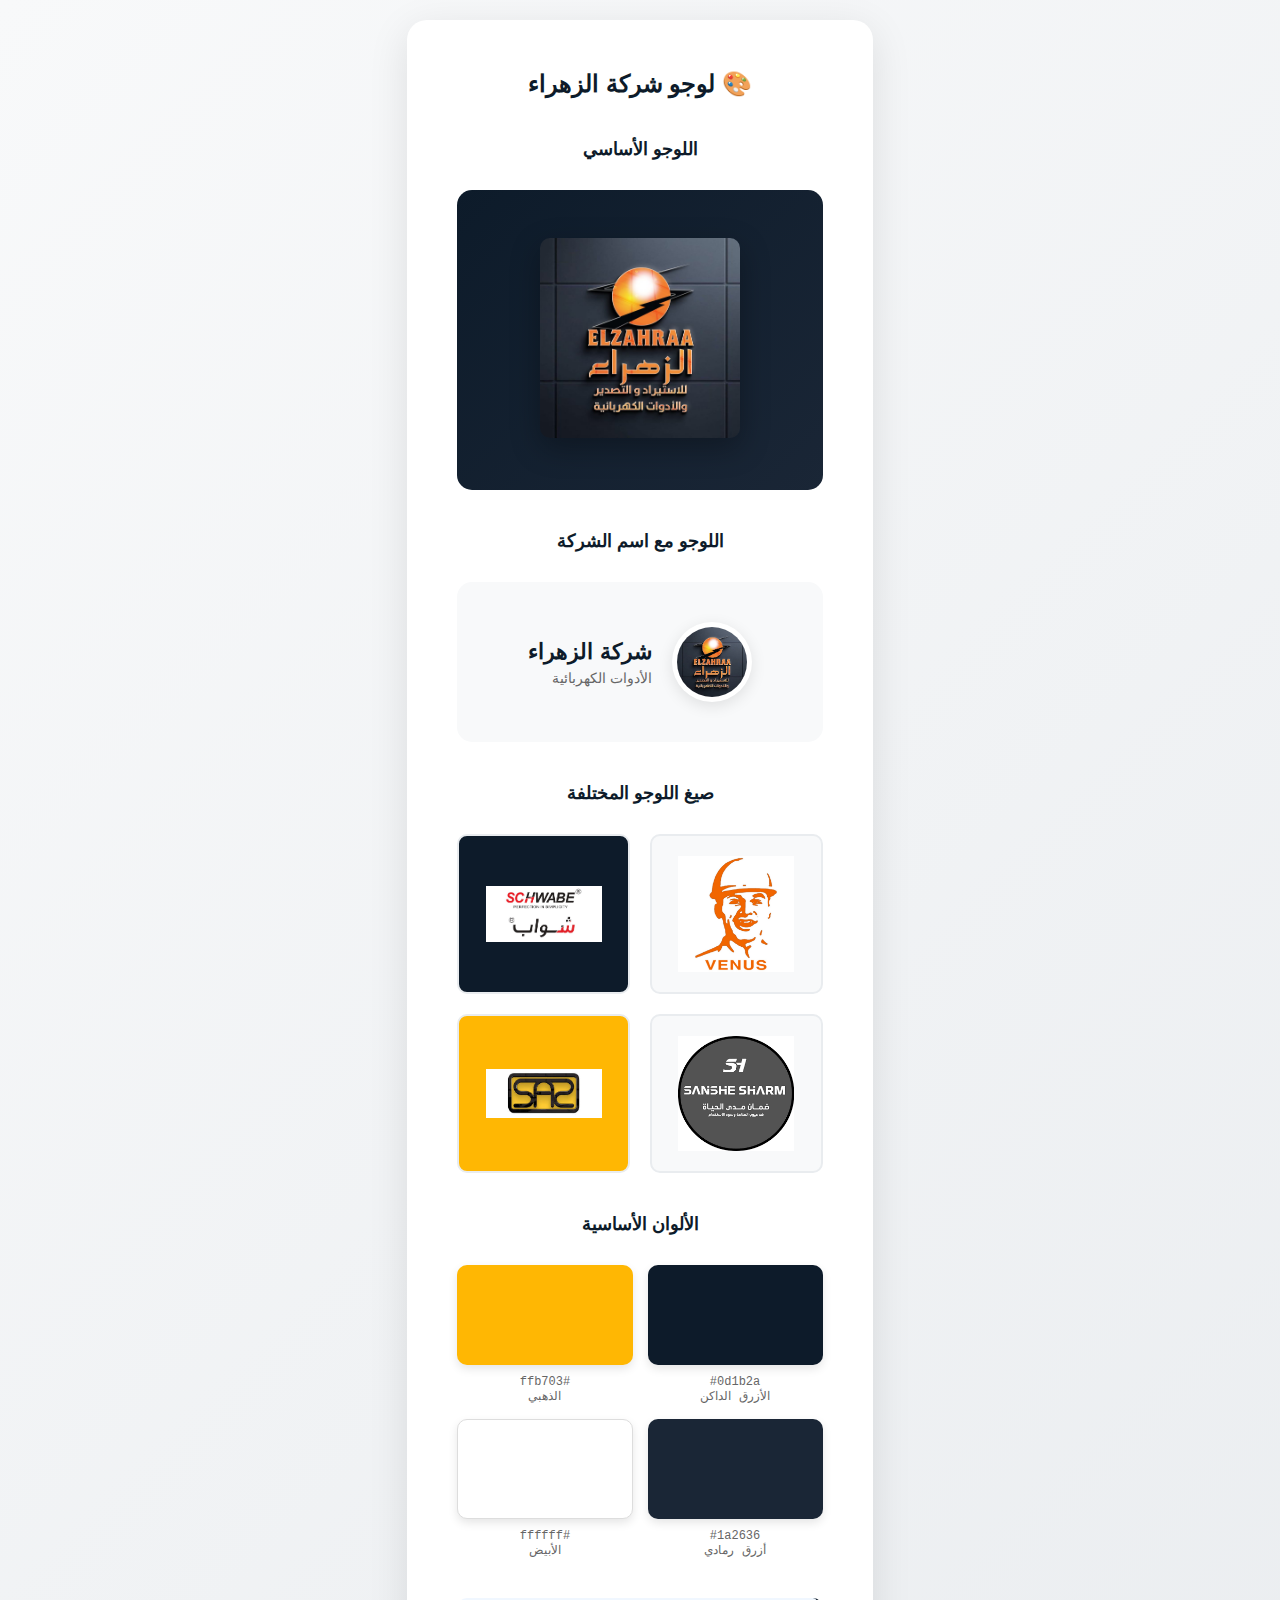
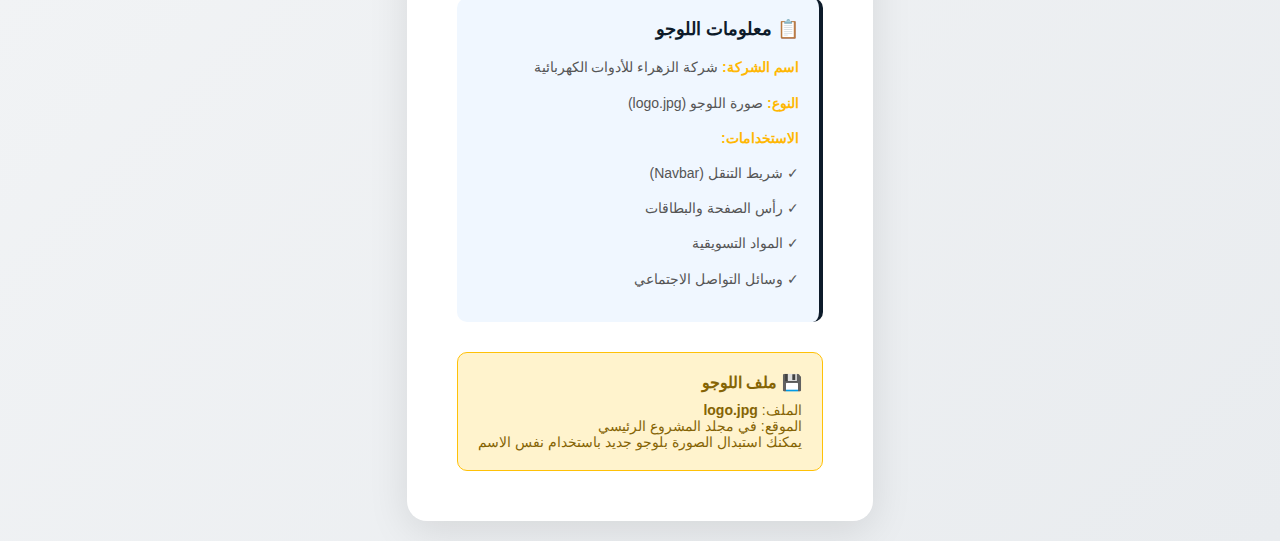
<file: logo.html>
<!DOCTYPE html>
<html lang="ar" dir="rtl">
<head>
    <meta charset="UTF-8">
    <meta name="viewport" content="width=device-width, initial-scale=1.0">
    <title>لوجو شركة الزهراء - Logo</title>
    <link rel="stylesheet" href="https://cdnjs.cloudflare.com/ajax/libs/font-awesome/6.0.0/css/all.min.css">
    <style>
        * {
            margin: 0;
            padding: 0;
            box-sizing: border-box;
        }

        body {
            font-family: "Cairo", "Segoe UI", Arial, sans-serif;
            direction: rtl;
            background: linear-gradient(135deg, #f8f9fa 0%, #e9ecef 100%);
            min-height: 100vh;
            display: flex;
            align-items: center;
            justify-content: center;
            padding: 20px;
        }

        .logo-container {
            background: #fff;
            border-radius: 20px;
            padding: 50px;
            box-shadow: 0 10px 40px rgba(0,0,0,0.1);
            max-width: 600px;
            text-align: center;
        }

        .logo-section {
            margin-bottom: 40px;
        }

        .logo-section h2 {
            color: #0d1b2a;
            font-size: 24px;
            margin-bottom: 30px;
            font-weight: 700;
        }

        /* Logo Image Display */
        .logo-image-box {
            background: linear-gradient(135deg, #0d1b2a 0%, #1a2636 100%);
            border-radius: 15px;
            padding: 30px;
            margin-bottom: 20px;
            display: flex;
            align-items: center;
            justify-content: center;
            min-height: 300px;
        }

        .logo-image-box img {
            max-width: 200px;
            max-height: 200px;
            border-radius: 10px;
            box-shadow: 0 10px 30px rgba(0,0,0,0.3);
            transition: all 0.3s ease;
        }

        .logo-image-box img:hover {
            transform: scale(1.05);
            box-shadow: 0 15px 40px rgba(255,183,3,0.3);
            cursor: pointer;
        }

        /* Logo with Text */
        .logo-with-text {
            background: #f8f9fa;
            border-radius: 15px;
            padding: 40px;
            margin-bottom: 20px;
            display: flex;
            align-items: center;
            justify-content: center;
            gap: 20px;
        }

        .logo-with-text img {
            width: 80px;
            height: 80px;
            border-radius: 50%;
            background: #fff;
            padding: 5px;
            box-shadow: 0 4px 15px rgba(0,0,0,0.1);
        }

        .logo-with-text .company-info {
            text-align: right;
        }

        .logo-with-text .company-info h3 {
            color: #0d1b2a;
            font-size: 22px;
            margin-bottom: 5px;
        }

        .logo-with-text .company-info p {
            color: #666;
         

        .logo-with-text:hover {
            box-shadow: 0 8px 25px rgba(13, 27, 42, 0.15);
            transform: translateY(-3px);
        }   font-size: 14px;
        }

        /* Logo Variations */
        .variations-grid {
            display: grid;
            grid-template-columns: repeat(auto-fit, minmax(150px, 1fr));
            gap: 20px;
            margin-top: 30px;
        }

        .variation-box {
            background: #f8f9fa;
            border-radius: 10px;
            padding: 20px;
            display: flex;
            align-items: center;
            justify-content: center;
            min-height: 150px;
            border: 2px solid #e9ecef;
            transition: all 0.3s ease;
        }

        .variation-box:hover {
            border-color: #ffb703;
            box-shadow: 0 8px 20px rgba(255,183,3,0.2);
        }

        .variation-box img {
            max-width: 90%;
            max-height: 120px;
            object-fit: contain;
        }

        /* Info Section */
        .info-section {
            background: #f0f7ff;
            border-right: 4px solid #0d1b2a;
            padding: 20px;
            border-radius: 10px;
            margin-top: 30px;
            text-align: right;
        }

        .info-section h3 {
            color: #0d1b2a;
            font-size: 18px;
            margin-bottom: 15px;
            font-weight: 700;
        }

        .info-section p {
            color: #555;
            font-size: 14px;
            line-height: 1.8;
            margin-bottom: 10px;
        }

        .info-section strong {
            color: #ffb703;
        }

        /* Color Palette */
        .color-palette {
            display: grid;
            grid-template-columns: repeat(auto-fit, minmax(120px, 1fr));
            gap: 15px;
            margin-top: 30px;
        }

        .color-box {
            text-align: center;
        }

        .color-sample {
            width: 100%;
            height: 100px;
            border-radius: 10px;
            margin-bottom: 10px;
            box-shadow: 0 4px 10px rgba(0,0,0,0.1);
        }

        .color-code {
            font-family: 'Courier New', monospace;
            font-size: 12px;
            color: #666;
            word-break: break-all;
        }

        /* Download Info */
        .download-info {
            background: #fff3cd;
            border: 1px solid #ffc107;
            border-radius: 10px;
            padding: 20px;
            margin-top: 30px;
            text-align: right;
        }

        .download-info h4 {
            color: #856404;
            margin-bottom: 10px;
        }

        .download-info p {
            color: #856404;
            font-size: 14px;
        }

        /* Responsive */
        @media (max-width: 600px) {
            .logo-container {
                padding: 30px 20px;
            }

            .logo-with-text {
                flex-direction: column;
                padding: 25px;
            }

            .logo-image-box {
                padding: 20px;
                min-height: 200px;
            }

            .logo-image-box img {
                max-width: 150px;
                max-height: 150px;
            }

            .variations-grid {
                grid-template-columns: repeat(2, 1fr);
            }
        }
    </style>
</head>
<body>
    <div class="logo-container">
        <!-- Logo Title -->
        <div class="logo-section">
            <h2>🎨 لوجو شركة الزهراء</h2>
        </div>

        <!-- Main Logo Display -->
        <div class="logo-section">
            <h2 style="font-size: 18px; color: #0d1b2a;">اللوجو الأساسي</h2>
            <div class="logo-image-box">
                <a href="index.html" style="text-decoration: none;">
                    <img src="logo.png" alt="شركة الزهراء - اللوجو الأساسي" style="cursor: pointer;">
                </a>
            </div>
        </div>

        <!-- Logo with Company Name -->
        <div class="logo-section">
            <h2 style="font-size: 18px; color: #0d1b2a;">اللوجو مع اسم الشركة</h2>
            <a href="index.html" style="text-decoration: none; color: inherit;">
                <div class="logo-with-text" style="cursor: pointer;">
                    <img src="logo.png" alt="شركة الزهراء">
                    <div class="company-info">
                        <h3>شركة الزهراء</h3>
                        <p>الأدوات الكهربائية</p>
                    </div>
                </div>
            </a>
        </div>

        <!-- Logo Variations -->
        <div class="logo-section">
            <h2 style="font-size: 18px; color: #0d1b2a;">صيغ اللوجو المختلفة</h2>
            <div class="variations-grid">
                <div class="variation-box">
                    <img src="venus.png" alt="الشكل الأول">
                </div>
                <div class="variation-box" style="background: #0d1b2a;">
                    <img src="schwab.png" alt="الشكل الثاني">
                </div>
                <div class="variation-box">
                    <img src="sanchi.png" alt="الشكل الثالث" style="filter: grayscale(100%);">
                </div>
                <div class="variation-box" style="background: #ffb703;">
                    <img src="saseco.png" alt="الشكل الرابع">
                </div>
            </div>
        </div>

        <!-- Color Palette -->
        <div class="logo-section">
            <h2 style="font-size: 18px; color: #0d1b2a;">الألوان الأساسية</h2>
            <div class="color-palette">
                <div class="color-box">
                    <div class="color-sample" style="background: #0d1b2a;"></div>
                    <div class="color-code">#0d1b2a<br>الأزرق الداكن</div>
                </div>
                <div class="color-box">
                    <div class="color-sample" style="background: #ffb703;"></div>
                    <div class="color-code">#ffb703<br>الذهبي</div>
                </div>
                <div class="color-box">
                    <div class="color-sample" style="background: #1a2636;"></div>
                    <div class="color-code">#1a2636<br>أزرق رمادي</div>
                </div>
                <div class="color-box">
                    <div class="color-sample" style="background: #fff;border: 1px solid #ddd;"></div>
                    <div class="color-code">#ffffff<br>الأبيض</div>
                </div>
            </div>
        </div>

        <!-- Info Section -->
        <div class="info-section">
            <h3>📋 معلومات اللوجو</h3>
            <p><strong>اسم الشركة:</strong> شركة الزهراء للأدوات الكهربائية</p>
            <p><strong>النوع:</strong> صورة اللوجو (logo.jpg)</p>
            <p><strong>الاستخدامات:</strong></p>
            <p>✓ شريط التنقل (Navbar)</p>
            <p>✓ رأس الصفحة والبطاقات</p>
            <p>✓ المواد التسويقية</p>
            <p>✓ وسائل التواصل الاجتماعي</p>
        </div>

        <!-- Download Info -->
        <div class="download-info">
            <h4>💾 ملف اللوجو</h4>
            <p>الملف: <strong>logo.jpg</strong></p>
            <p>الموقع: في مجلد المشروع الرئيسي</p>
            <p>يمكنك استبدال الصورة بلوجو جديد باستخدام نفس الاسم</p>
        </div>
    </div>
</body>
</html>
</file>
